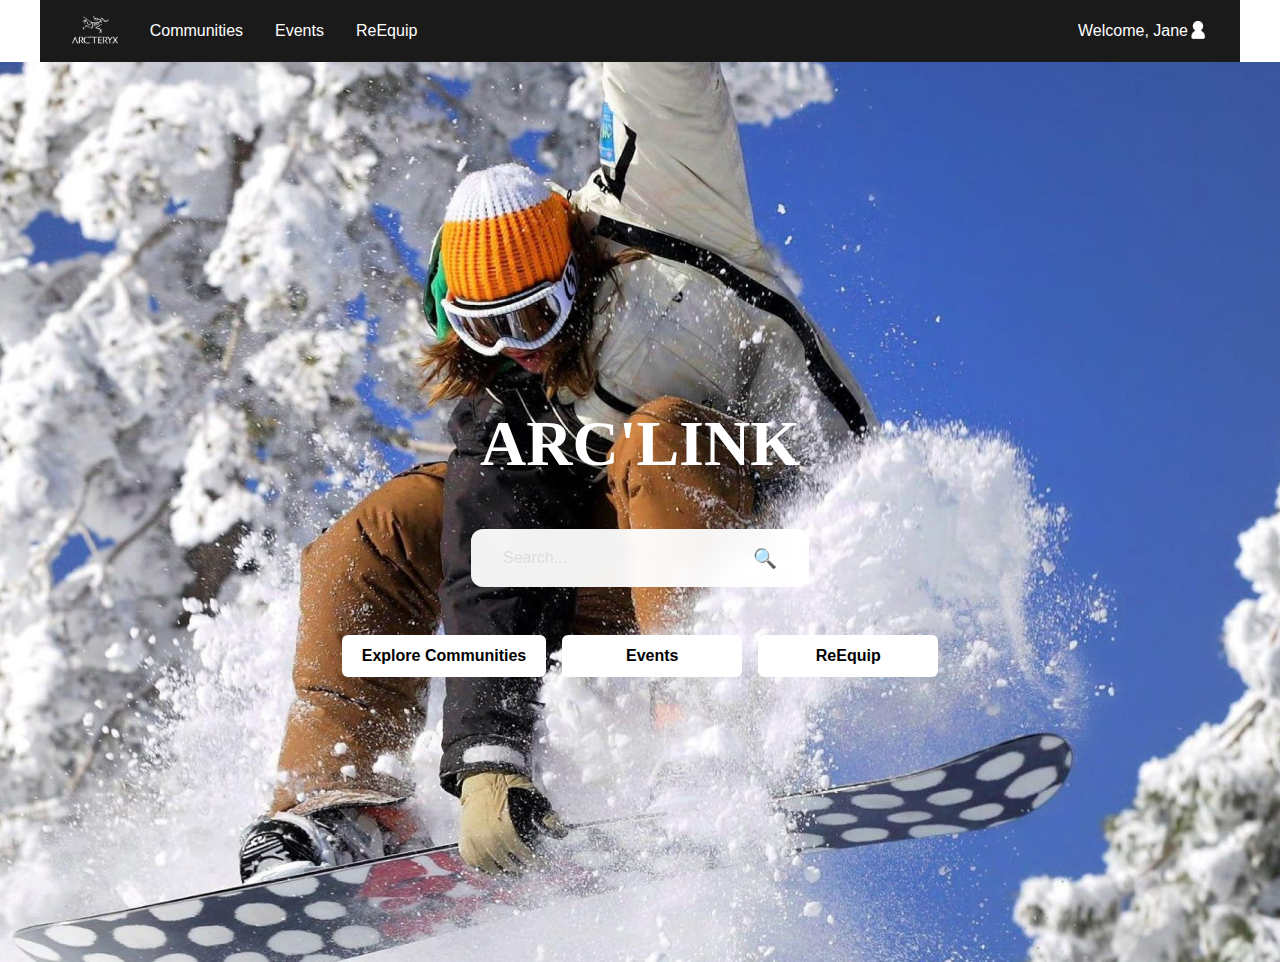
<file: index.html>
<!DOCTYPE html>
<html lang="en">
<head>
  <meta charset="UTF-8" />
  <meta name="viewport" content="width=device-width, initial-scale=1.0" />
  <title>ARC'LINK</title>
  <link rel="stylesheet" href="style.css"/>
</head>
<body>
  <header class="navbar">
    <div class="nav-left">
    <img src="arcteryx-logo.png" alt="Arc'teryx Logo" class="logo" />
    <nav>
      <ul class="nav-links">
        <li><a href="#">Communities</a></li>
        <li><a href="#">Events</a></li>
        <li><a href="ReEquip.html">ReEquip</a></li>
      </ul>
    </nav>
    </div>
    <div class="nav-right"></div>
      <span>Welcome, Jane</span>
      <img src="icon.png" alt="User Icon" class="user-icon"/>
    </div>
  </header>
  <section class="hero">
      <h1 class="title">ARC'LINK</h1>
      <div class="search-container">
        <input type="text" placeholder="Search..." />
        <button>🔍</button>
      </div>
      <div class="cta-buttons">
        <a href="#" class="btn">Explore Communities</a>
        <a href="#" class="btn">Events</a>
        <a href="ReEquip.html" class="btn">ReEquip</a>
      </div>
  </section>
</body>
</html>
</file>
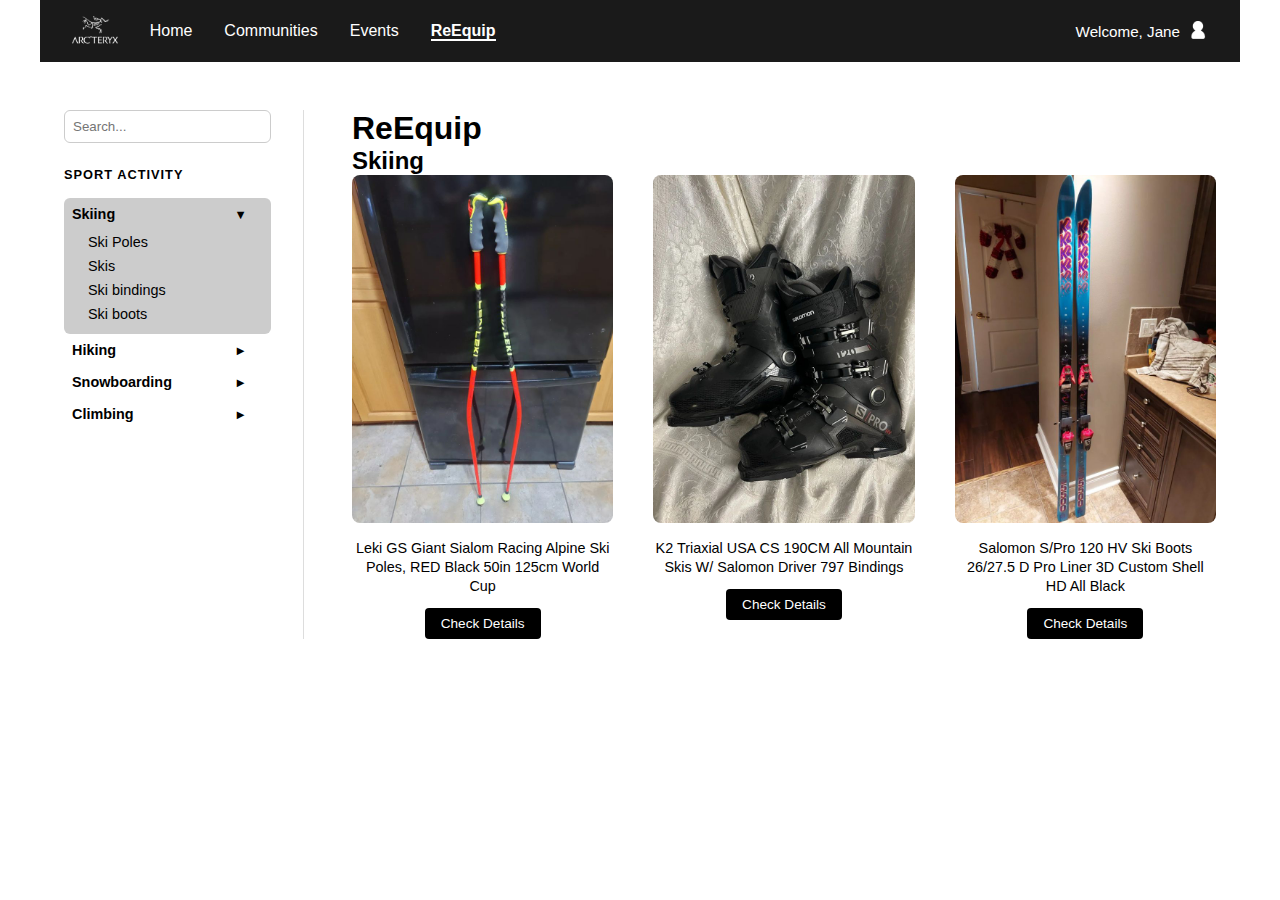
<file: ReEquip.html>
<!DOCTYPE html>
<html lang="en">
<head>
  <meta charset="UTF-8" />
  <meta name="viewport" content="width=device-width, initial-scale=1.0"/>
  <title>ReEquip - ARC'LINK</title>
  <link rel="stylesheet" href="style.css" />
</head>
<body>
  <header class="navbar">
    <div class="nav-left">
      <img src="arcteryx-logo.png" alt="Logo" class="logo" />
      <nav>
        <ul class="nav-links">
          <li><a href="index.html">Home</a></li>
          <li><a href="#">Communities</a></li>
          <li><a href="#">Events</a></li>
          <li><a href="reequip.html" class="active">ReEquip</a></li>
        </ul>
      </nav>
    </div>
    <div class="nav-right">
      <span>Welcome, Jane</span>
      <img src="icon.png" alt="User Icon" class="user-icon"/>
    </div>
  </header>
  <main class="reequip-layout">
    <aside class="sidebar">
      <input type="text" placeholder="Search..." class="sidebar-search" />
<h3>SPORT ACTIVITY</h3>
<ul class="category">
  <li class="active-category expanded">
    <span class="category-label">Skiing</span>
    <ul>
      <li>Ski Poles</li>
      <li>Skis</li>
      <li>Ski bindings</li>
      <li>Ski boots</li>
    </ul>
  </li>
  <li>
    <span class="category-label">Hiking</span>
    <ul>
      <li>Trekking poles</li>
      <li>Tent</li>
      <li>Backpack</li>
    </ul>
  </li>
  <li>
    <span class="category-label">Snowboarding</span>
    <ul>
      <li>Board</li>
      <li>Boots</li>
    </ul>
  </li>
  <li>
    <span class="category-label">Climbing</span>
    <ul>
      <li>Harness</li>
      <li>Ropes</li>
    </ul>
  </li>
</ul>
    </aside>
    <section class="main-content">
      <h1>ReEquip</h1>
      <h2>Skiing</h2>

      <div class="gear-grid">
        <div class="gear-card">
          <img src="Image1.jpg" alt="Ski Poles">
          <p>Leki GS Giant Sialom Racing Alpine Ski Poles, RED Black 50in 125cm World Cup</p>
          <button>Check Details</button>
        </div>
        <div class="gear-card">
          <img src="Image2.jpg" alt="Mountain Skis">
          <p>K2 Triaxial USA CS 190CM All Mountain Skis W/ Salomon Driver 797 Bindings</p>
          <button>Check Details</button>
        </div>
        <div class="gear-card">
          <img src="Image3.jpg" alt="Ski Boots">
          <p>Salomon S/Pro 120 HV Ski Boots 26/27.5 D Pro Liner 3D Custom Shell HD All Black</p>
          <button>Check Details</button>
        </div>
      </div>
    </section>
  </main>
  <script>
    document.querySelectorAll('.category > li').forEach(item => {
      item.addEventListener('click', function (e) {
        // Ignore clicks on subitems
        if (e.target !== this) return;
  
        // Close all others
        document.querySelectorAll('.category > li').forEach(el => {
          if (el !== this) el.classList.remove('expanded');
        });
  
        // Toggle clicked one
        this.classList.toggle('expanded');
      });
    });
  </script>
</body>
</html>
</file>
<file: style.css>
* {
    margin: 0;
    padding: 0;
    box-sizing: border-box;
    font-family: 'Helvetica Neue', sans-serif;
  }
  
  body, html {
    height: 100%;
  }
  
  .navbar {
    display: flex;
    justify-content: space-between;
    align-items: center;
    padding: 1rem 2rem;
    background: #1a1a1a;
    max-width: 1200px;
    margin: 0 auto;
  }
  
  .nav-left {
    display: flex;
    align-items: center;
    gap: 2rem;
  }

  .nav-right {
    display: flex;
    align-items: center;
    gap: 0.5rem;
    color: white;
    font-size: 0.95rem;
    margin-left: auto;
    
  }

  .nav-right span {
  color: white;
  }

  .user-icon {
    width: 20px;
    height: 20px;
  }

  .logo {
    height: 30px;
  }
  
  .nav-links {
    list-style: none;
    display: flex;
    gap: 2rem;
  }
  
  .nav-links a {
    color: white;
    text-decoration: none;
    font-size: 1rem;
  }

  .nav-links a.active {
    font-weight: bold;
    border-bottom: 2px solid white;
  }
  
  .hero {
    height: 100vh;
    background: url('peakpx.jpg') no-repeat center center/cover;
    display: flex;
    flex-direction: column;
    justify-content: center;
    align-items: center;
    text-align: center;
    gap: 1rem;
    padding-top: 60px;
  }
  
  .overlay {
    background-color: rgba(0, 0, 0, 0.4);
    padding: 2rem;
    border-radius: 12px;
    display: flex;
    flex-direction: column;
    align-items: center;
    gap: 1.5rem;
  }
  
  .title {
    color: white;
    font-size: 4rem;
    font-weight: bold;
    font-family: serif;
    margin-bottom: 2rem;
  }

  .section-title {
    font-size: 1.75rem;
    margin-bottom: 2rem;
  }
  
  .search-container {
    display: flex;
    align-items: center;
    justify-content: center;
    background-color: rgba(255, 255, 255, 0.95);
    border-radius: 12px;
    overflow: hidden;
    backdrop-filter: blur(6px);
    padding: 0.5rem 1rem;
    margin-bottom: 1rem;
  }

  .search-container button {
    padding: 0.5rem 1rem;
    background: transparent;
    border: none;
    color: white;
    font-size: 1.2rem;
    cursor: pointer;
  }
  
  .search-container input {
    padding: 0.75rem 1rem;
    font-size: 1rem;
    width: 250px;
    border: none;
    outline: none;
    background: transparent; 
    color: white;
  }
  
  .search-container input::placeholder {
    color: #ddd;

  }
  
  .cta-buttons {
    display: flex;
    justify-content: center;
    gap: 1rem;
    margin-top: 1rem;
  }
  
  .btn {
    background: white;
    padding: 0.75rem 1.25rem;
    text-decoration: none;
    color: black;
    border-radius: 6px;
    font-weight: bold;
    transition: background 0.3s;
    min-width: 180px;
    text-align: center;
  }
  
  .btn:hover {
    background: #e6e6e6;
  }

  .navbar {
    background-color: #1a1a1a; 
    color: white; 
    display: flex;
    justify-content: space-between;
    align-items: center;
    padding: 1rem 2rem;
  }
  
  .nav-left {
    display: flex;
    align-items: center;
    gap: 2rem;
  }
  
  .logo {
    height: 30px;
  }
  
  .nav-links {
    list-style: none;
    display: flex;
    gap: 2rem;
  }
  
  .nav-links a {
    color: white;
    text-decoration: none;
    font-size: 1rem;
  }
  
  .nav-links a.active {
    font-weight: bold;
    border-bottom: 2px solid white;
  }
  
  .reequip-layout {
    display: flex;
    padding: 3rem 4rem;
    gap: 3rem;
  }
  
  .sidebar {
    width: 240px;
    padding-right: 2rem;
    border-right: 1px solid #ddd;
  }
  
  .sidebar-search {
    width: 100%;
    padding: 0.5rem;
    border-radius: 6px;
    border: 1px solid #ccc;
    margin-bottom: 1.5rem;
  }

  .sidebar h3 {
    font-size: 0.8rem;
    text-transform: uppercase;
    margin-bottom: 1rem;
    letter-spacing: 1px;
  }
  
  .category {
    list-style: none;
    padding: 0;
    font-size: 0.9rem;
  }
  
  .category > li {
    transition: background 0.2s ease;
    font-weight: bold;
    border-radius: 6px;
    cursor: pointer;
    padding: 0.5rem;
    position: relative;
    padding-right: 1.5rem;
  }
  
  .category > li ul {
    list-style: none;
    padding-left: 1rem;
    font-weight: normal;
    margin-top: 0.5rem;
    display: none;
  }
  
  .category > li.expanded ul {
    display: block;
  }
  
  .category > li ul li {
    font-weight: normal;
    padding: 0.25rem 0;
    cursor: pointer;
  }

  .category > li:hover {
    background-color: #f0f0f0;
  }
  
  .category > li.active-category {
    background-color: #ccc;
  }
  
  .category > li::after {
    content: none;
  }
  
  .category-label {
    display: flex;
    justify-content: space-between;
    align-items: center;
  }
  
  .category-label::after {
    content: "►";
    font-size: 0.8rem;
    margin-left: 0.5rem;
    transition: transform 0.3s ease;
  }
  
  .category > li.expanded > .category-label::after {
    content: "▼";
  }
  
  .main-content {
    flex: 1;
  }
  
  .gear-grid {
    display: grid;
    gap: 2.5rem;
    grid-template-columns: repeat(auto-fit, minmax(220px, 1fr));
  }
  
  .gear-card {
    text-align: center;
  }
  
  .gear-card img {
    width: 100%;
    height: auto;
    border-radius: 8px;
  }
  
  .gear-card button {
    margin-top: 0.75rem;
    background: black;
    color: white;
    padding: 0.5rem 1rem;
    border: none;
    border-radius: 4px;
    cursor: pointer;
    font-size: 0.85rem;
  }

  .gear-card p {
    margin-top: 0.75rem;
    font-size: 0.9rem;
    line-height: 1.3;
  }
</file>
